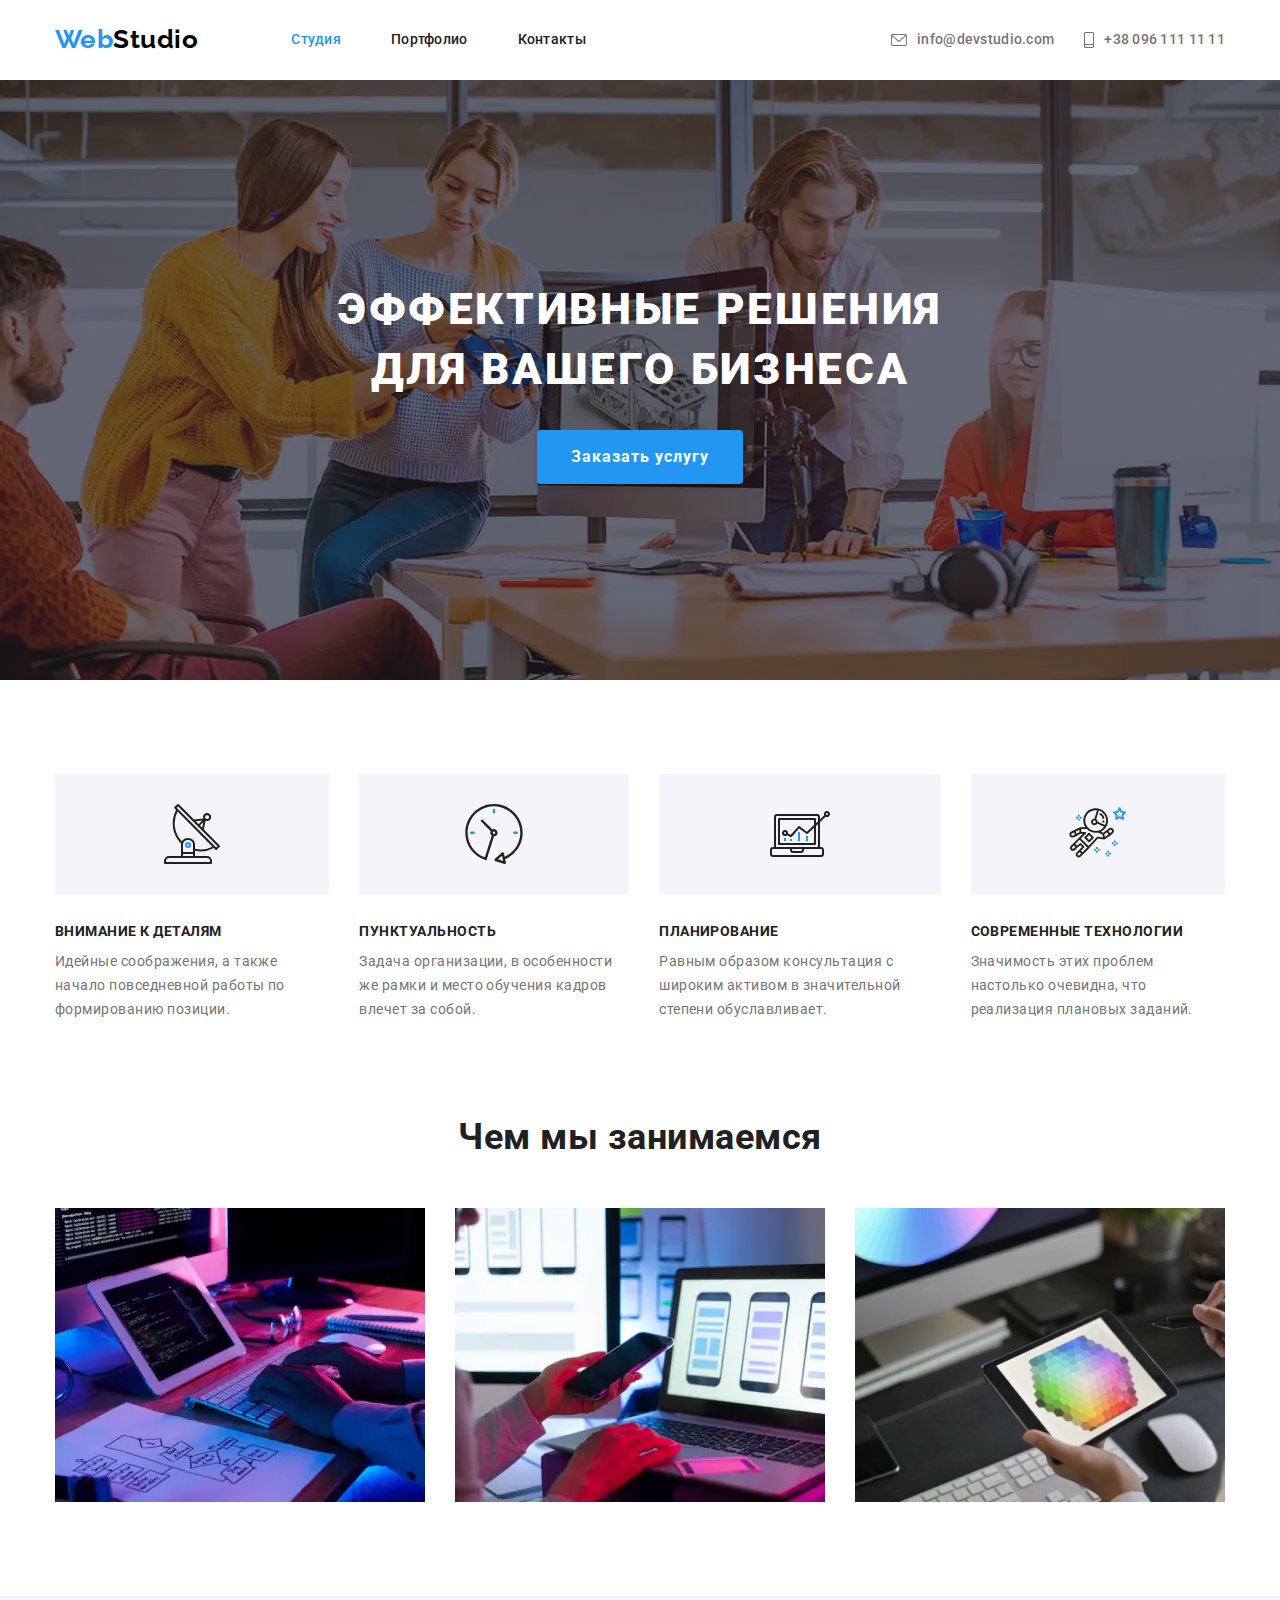
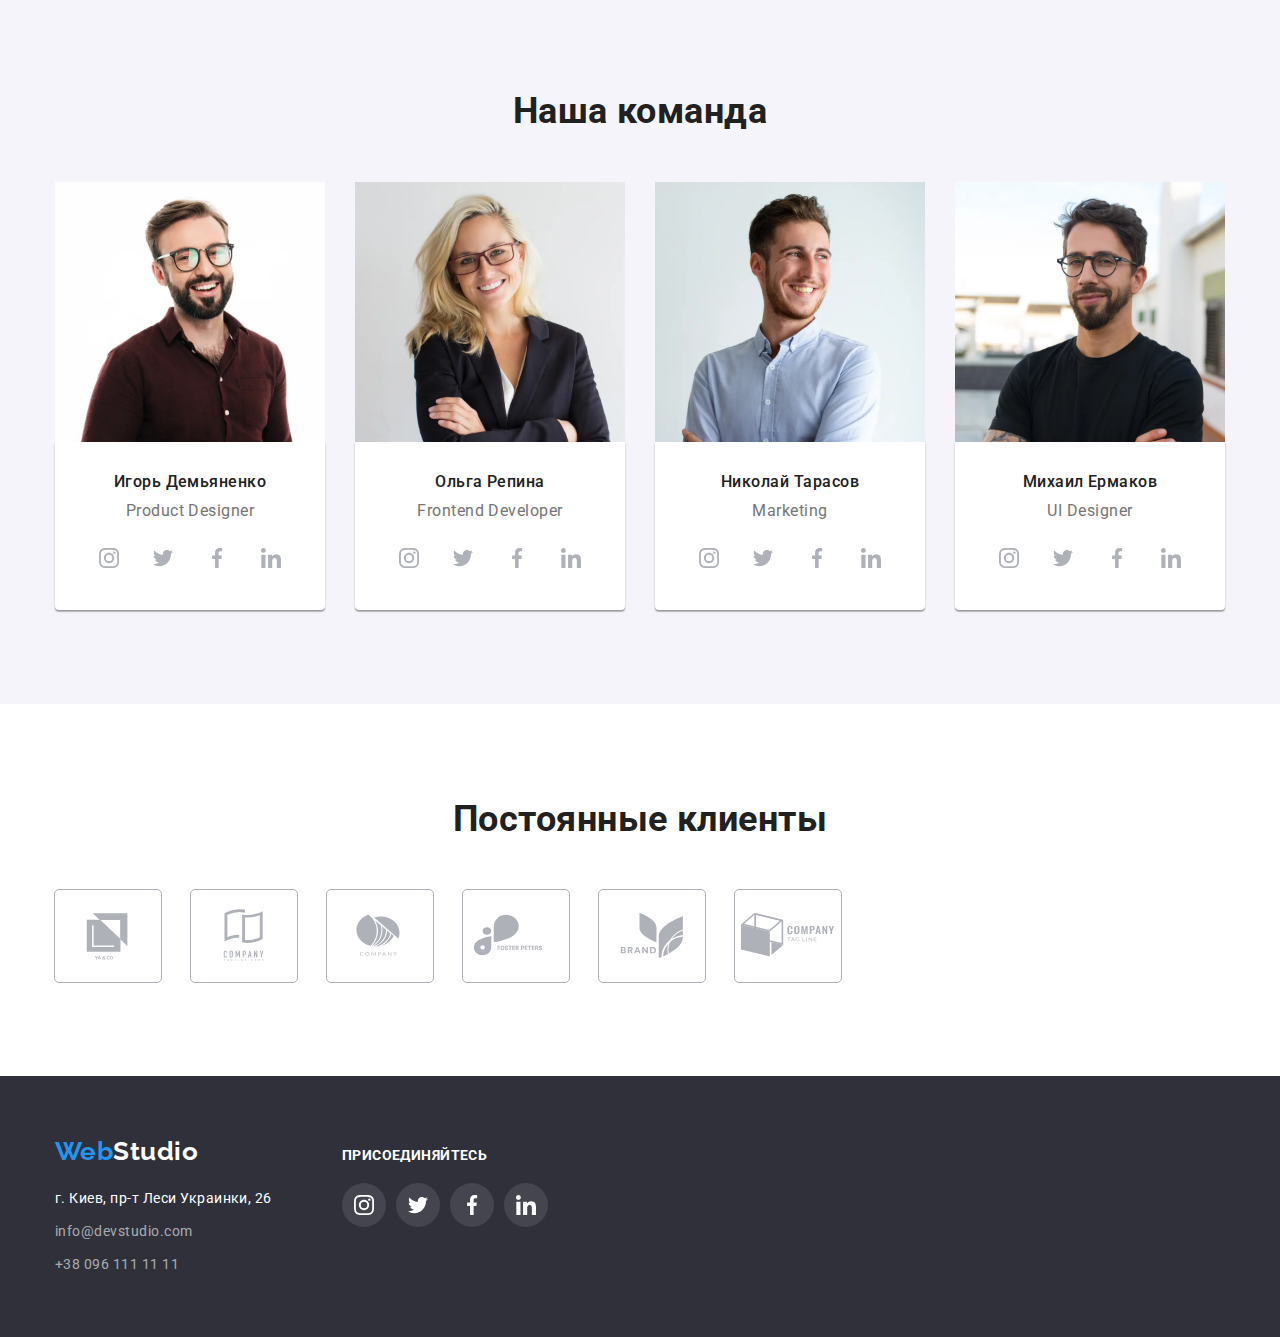
<file: index.html>
<!DOCTYPE html>
<html lang="ru">
  <head>
    <meta charset="UTF-8" />
    <meta http-equiv="X-UA-Compatible" content="IE=edge" />
    <meta name="viewport" content="width=device-width, initial-scale=1.0" />
    <title>Document</title>
    <link
      href="https://fonts.googleapis.com/css2?family=Raleway:wght@700&family=Roboto:wght@400;500;700;900&display=swap"
      rel="stylesheet"
    />
    <link
      rel="stylesheet"
      href="https://cdnjs.cloudflare.com/ajax/libs/modern-normalize/1.1.0/modern-normalize.min.css"
    />
    <link rel="stylesheet" href="./css/styles.css" />
  </head>
  <body class="body">
    <!--Верхняя линия-->
    <header>
      <div class="container main-nav">
        <nav class="nav">
          <a class="logo" href=""><span class="accent">Web</span>Studio</a>
          <ul class="nav-list">
            <li class="nav-list-item">
              <a class="nav-link-active" href="./index.html">Студия</a>
            </li>
            <li class="nav-list-item">
              <a class="nav-link" href="./portfolio.html">Портфолио</a>
            </li>
            <li class="nav-list-item">
              <a class="nav-link" href="">Контакты</a>
            </li>
          </ul>
        </nav>
        <ul class="contact-list">
          <li class="contact-item">
            <a href="" class="contact-link link"><svg class="contact-icon" width="16" height="12">
              <use href="./images/icons.svg#envelope"></use>
            </svg>info@devstudio.com</a>
          </li>
          <li class="contact-item">
            <a href="" class="contact-link link"><svg class="contact-icon" width="10" height="16">
              <use href="./images/icons.svg#smartphone"></use>
            </svg>+38 096 111 11 11</a>
          </li>
        </ul>
      </div>
    </header>
    <main>
      <!--Шапка-->
      <div class="hero">
        <section class="hero section">
          <div class="container hero">
            <h1 class="hero-title">
              Эффективные решения <br />
              для вашего бизнеса
            </h1>
            <button type="button" class="button-primary">
              Заказать услугу
            </button>
          </div>
        </section>
      </div>
      <!--Особенности-->
      <section class="section-feature">
        <div class="container">
          <h2 hidden class="visually-hidden">Особенности</h2>
          </ul>
          <ul class="feature-list">
            <li class="feature-list-item">
              <div class="feature-icon">
                <svg class="icon-antenna" width="106" height="60">
                <use href="./images/icons.svg#antenna"></use>
                </svg>
              </div>
              <h3 class="title">Внимание к деталям</h3>
              <p class="text">
                Идейные соображения, а также начало повседневной работы по
                формированию позиции.
              </p>
            </li>
            <li class="feature-list-item">
              <div class="feature-icon">
                <svg class="icon-clock" width="106" height="60">
                <use href="./images/icons.svg#clock"></use>
                </svg>
              </div>
              <h3 class="title">Пунктуальность</h3>
              <p class="text">
                Задача организации, в особенности же рамки и место обучения
                кадров влечет за собой.
              </p>
            </li>
            <li class="feature-list-item">
              <div class="feature-icon">
              <svg class="icon-diagram" width="106" height="60">
                <use href="./images/icons.svg#diagram"></use>
              </svg>
            </div>
              <h3 class="title">Планирование</h3>
              <p class="text">
                Равным образом консультация с широким активом в значительной
                степени обуславливает.
              </p>
            </li>
            <li class="feature-list-item">
              <div class="feature-icon">
                <svg class="icon-astronaut" width="106" height="60">
                <use href="./images/icons.svg#astronaut"></use>
                </svg>
              </div>
              <h3 class="title">Современные технологии</h3>
              <p class="text">
                Значимость этих проблем настолько очевидна, что реализация
                плановых заданий.
              </p>
            </li>
          </ul>
        </div>
      </section>
      <!--Чем мы занимаемся-->
      <section class="section-doing">
        <div class="container">
          <h2 class="section-title">Чем мы занимаемся</h2>
          <ul class="list">
            <li class="list">
              <img
                class="image"
                src="./images/tabletandkeyboard.webp"
                alt="планшет и клавиатура"
                width="370"
                height="294"
              />
            </li>
            <li class="list">
              <img
                class="image"
                src="./images/notebook.webp"
                alt="ноутбук"
                width="370"
                height="294"
              />
            </li>
            <li class="list">
              <img
                class="image"
                src="./images/tablet.webp"
                alt="планшет"
                width="370"
                height="294"
              />
            </li>
          </ul>
        </div>
      </section>
      <!--Наша команда-->
      <section class="section-team">
        <div class="container">
          <h2 class="section-title">Наша команда</h2>
          <ul class="team-list">
            <li class="card">
              <img
                class="card-image"
                src="./images/productdesigner.webp"
                alt="фото Продакт дизайнера"
                width="270"
                height="260"
              />
              <div class="team-card-description">
                <h3 class="title">Игорь Демьяненко</h3>
                <p class="card-name" lang="en">Product Designer</p>
                <ul class="socials-list">
                  <li class="socials-item">
                    <a 
                    class="socials-link link"
                    target="_blank"
                    href=""
                    rel="noopener norefferer"
                    aria-label="instagram"
                    >
                    <svg class="socials-icon" width="20" height="20">
                      <use href="./images/icons.svg#instagram"></use>
                    </svg>
                  </a>
                  </li>
                  <li class="socials-item">
                    <a 
                    class="socials-link link"
                    href=""
                    rel="noopener norefferer"
                    aria-label="instagram"
                    >
                    <svg class="socials-icon" width="20px" height="20px">
                      <use href="./images/icons.svg#twitter"></use>
                    </svg>
                  </a>
                </li>
                <li class="socials-item">
                  <a 
                  class="socials-link link"
                  href=""
                  rel="noopener norefferer"
                  aria-label="instagram"
                  >
                  <svg class="socials-icon" width="20px" height="20px">
                    <use href="./images/icons.svg#facebook"></use>
                  </svg>
                </a>
              </li>
              <li class="socials-item">
                <a 
                class="socials-link link"
                href=""
                rel="noopener norefferer"
                aria-label="instagram"
                >
                <svg class="socials-icon" width="20px" height="20px">
                  <use href="./images/icons.svg#linkedin"></use>
                </svg>
              </a>
            </li>
                </ul>
              </div>
            </li>
            <li class="card">
              <img
                class="card-image"
                src="./images/frontenddeveloper.webp"
                alt="фото фронт девелопер"
                width="270"
                height="260"
              />
              <div class="team-card-description">
                <h3 class="title">Ольга Репина</h3>
                <p class="card-name" lang="en">Frontend Developer</p>
                <ul class="socials-list">
                  <li class="socials-item">
                    <a 
                    class="socials-link link"
                    target="_blank"
                    href=""
                    rel="noopener norefferer"
                    aria-label="instagram"
                    >
                    <svg class="socials-icon" width="20" height="20">
                      <use href="./images/icons.svg#instagram"></use>
                    </svg>
                  </a>
                  </li>
                  <li class="socials-item">
                    <a 
                    class="socials-link link"
                    href=""
                    rel="noopener norefferer"
                    aria-label="instagram"
                    >
                    <svg class="socials-icon" width="20px" height="20px">
                      <use href="./images/icons.svg#twitter"></use>
                    </svg>
                  </a>
                </li>
                <li class="socials-item">
                  <a 
                  class="socials-link link"
                  href=""
                  rel="noopener norefferer"
                  aria-label="instagram"
                  >
                  <svg class="socials-icon" width="20px" height="20px">
                    <use href="./images/icons.svg#facebook"></use>
                  </svg>
                </a>
              </li>
              <li class="socials-item">
                <a 
                class="socials-link link"
                href=""
                rel="noopener norefferer"
                aria-label="instagram"
                >
                <svg class="socials-icon" width="20px" height="20px">
                  <use href="./images/icons.svg#linkedin"></use>
                </svg>
              </a>
            </li>
                </ul>
              </div>
            </li>
            <li class="card">
              <img
                class="card-image"
                src="./images/marketing.webp"
                alt="фото маркетинг менеджера"
                width="270"
                height="260"
              />
              <div class="team-card-description">
                <h3 class="title">Николай Тарасов</h3>
                <p class="card-name" lang="en">Marketing</p>
                <ul class="socials-list">
                  <li class="socials-item">
                    <a 
                    class="socials-link link"
                    target="_blank"
                    href=""
                    rel="noopener norefferer"
                    aria-label="instagram"
                    >
                    <svg class="socials-icon" width="20" height="20">
                      <use href="./images/icons.svg#instagram"></use>
                    </svg>
                  </a>
                  </li>
                  <li class="socials-item">
                    <a 
                    class="socials-link link"
                    href=""
                    rel="noopener norefferer"
                    aria-label="instagram"
                    >
                    <svg class="socials-icon" width="20px" height="20px">
                      <use href="./images/icons.svg#twitter"></use>
                    </svg>
                  </a>
                </li>
                <li class="socials-item">
                  <a 
                  class="socials-link link"
                  href=""
                  rel="noopener norefferer"
                  aria-label="instagram"
                  >
                  <svg class="socials-icon" width="20px" height="20px">
                    <use href="./images/icons.svg#facebook"></use>
                  </svg>
                </a>
              </li>
              <li class="socials-item">
                <a 
                class="socials-link link"
                href=""
                rel="noopener norefferer"
                aria-label="instagram"
                >
                <svg class="socials-icon" width="20px" height="20px">
                  <use href="./images/icons.svg#linkedin"></use>
                </svg>
              </a>
            </li>
                </ul>
              </div>
            </li>
            <li class="card">
              <img
                class="card-image"
                src="./images/uidesigner.webp"
                alt="фото юи дизайнера"
                width="270"
                height="260"
              />
              <div class="team-card-description">
                <h3 class="title">Михаил Ермаков</h3>
                <p class="card-name" lang="en">UI Designer</p>
                <ul class="socials-list">
            <li class="socials-item">
              <a 
              class="socials-link link"
              target="_blank"
              href=""
              rel="noopener norefferer"
              aria-label="instagram"
              >
              <svg class="socials-icon" width="20" height="20">
                <use href="./images/icons.svg#instagram"></use>
              </svg>
            </a>
            </li>
            <li class="socials-item">
              <a 
              class="socials-link link"
              href=""
              rel="noopener norefferer"
              aria-label="instagram"
              >
              <svg class="socials-icon" width="20px" height="20px">
                <use href="./images/icons.svg#twitter"></use>
              </svg>
            </a>
          </li>
          <li class="socials-item">
            <a 
            class="socials-link link"
            href=""
            rel="noopener norefferer"
            aria-label="instagram"
            >
            <svg class="socials-icon" width="20px" height="20px">
              <use href="./images/icons.svg#facebook"></use>
            </svg>
          </a>
        </li>
        <li class="socials-item">
          <a 
          class="socials-link link"
          href=""
          rel="noopener norefferer"
          aria-label="instagram"
          >
          <svg class="socials-icon" width="20px" height="20px">
            <use href="./images/icons.svg#linkedin"></use>
          </svg>
        </a>
      </li>
          </ul>
              </div>
            </li>
          </ul>
        </div>
      </section>
      <section class="section-clients">
        <div class="container">
          <h2 class="section-title">Постоянные клиенты</h2>
          <ul class="clients-list">
            <li class="clients-item">
              <a 
              class="clients-link link"
              target="_blank"
              href=""
              rel="noopener norefferer"
              aria-label="instagram">
              <svg class="clients-icon" width="106" height="60">
                <use href="./images/icons.svg#logo-client-1"></use>
              </svg>
              </a>
            </li>
            <li class="clients-item">
              <a 
              class="clients-link link"
              target="_blank"
              href=""
              rel="noopener norefferer"
              aria-label="instagram">
              <svg class="clients-icon" width="106" height="60">
                <use href="./images/icons.svg#logo-client-2"></use>
              </svg>
              </a>
            </li>
            <li class="clients-item">
              <a 
              class="clients-link link"
              target="_blank"
              href=""
              rel="noopener norefferer"
              aria-label="instagram">
              <svg class="clients-icon" width="106" height="60">
                <use href="./images/icons.svg#logo-client-3"></use>
              </svg>
              </a>
            </li>
            <li class="clients-item">
              <a 
              class="clients-link link"
              target="_blank"
              href=""
              rel="noopener norefferer"
              aria-label="instagram">
              <svg class="clients-icon" width="106" height="60">
                <use href="./images/icons.svg#logo-client-4"></use>
              </svg>
              </a>
            </li>
            <li class="clients-item">
              <a 
              class="clients-link link"
              target="_blank"
              href=""
              rel="noopener norefferer"
              aria-label="instagram">
              <svg class="clients-icon" width="106" height="60">
                <use href="./images/icons.svg#logo-client-5"></use>
              </svg>
              </a>
            </li>
            <li class="clients-item">
              <a 
              class="clients-link link"
              target="_blank"
              href=""
              rel="noopener norefferer"
              aria-label="instagram">
              <svg class="clients-icon" width="106" height="60">
                <use href="./images/icons.svg#logo-client-6"></use>
              </svg>
              </a>
            </li>
          </ul>
        </div>
      </section>
    </main>
    <!--Подвал-->
    <footer class="footer">
      <div class="footer-container container">
      <div class="footer-left">
        <a href="" class="logo"
          ><span class="accent">Web</span
          ><span class="logo-footer">Studio</span>
        </a>
        <ul class="footer-contact-list">
          <li class="footer-item">
            <p class="footer-text">г. Киев, пр-т Леси Украинки, 26</p>
          </li>
          <li class="footer-item">
            <a href="" class="footer-link">info@devstudio.com</a>
          </li>
          <li class="footer-item">
            <a href="" class="footer-link">+38 096 111 11 11</a>
          </li>
        </ul>
        </div>
        <div class="footer-right">
          <h3 class="join-text">присоединяйтесь</h3>
          <ul class="footer-socials-list">
            <li class="footer-socials-item">
              <a 
              class="footer-socials-link link"
              target="_blank"
              href=""
              rel="noopener norefferer"
              aria-label="instagram"
              >
              <svg class="footer-socials-icon" width="20" height="20">
                <use href="./images/icons.svg#instagram"></use>
              </svg>
            </a>
            </li>
            <li class="socials-item">
              <a 
              class="footer-socials-link link"
              href=""
              rel="noopener norefferer"
              aria-label="instagram"
              >
              <svg class="footer-socials-icon" width="20px" height="20px">
                <use href="./images/icons.svg#twitter"></use>
              </svg>
            </a>
          </li>
          <li class="socials-item">
            <a 
            class="footer-socials-link link"
            href=""
            rel="noopener norefferer"
            aria-label="instagram"
            >
            <svg class="footer-socials-icon" width="20px" height="20px">
              <use href="./images/icons.svg#facebook"></use>
            </svg>
          </a>
        </li>
        <li class="socials-item">
          <a 
          class="footer-socials-link link"
          href=""
          rel="noopener norefferer"
          aria-label="instagram"
          >
          <svg class="footer-socials-icon" width="20px" height="20px">
            <use href="./images/icons.svg#linkedin"></use>
          </svg>
        </a>
      </li>
          </ul>
        </div>
      </div>
    </footer>
  </body>
</html>
</file>
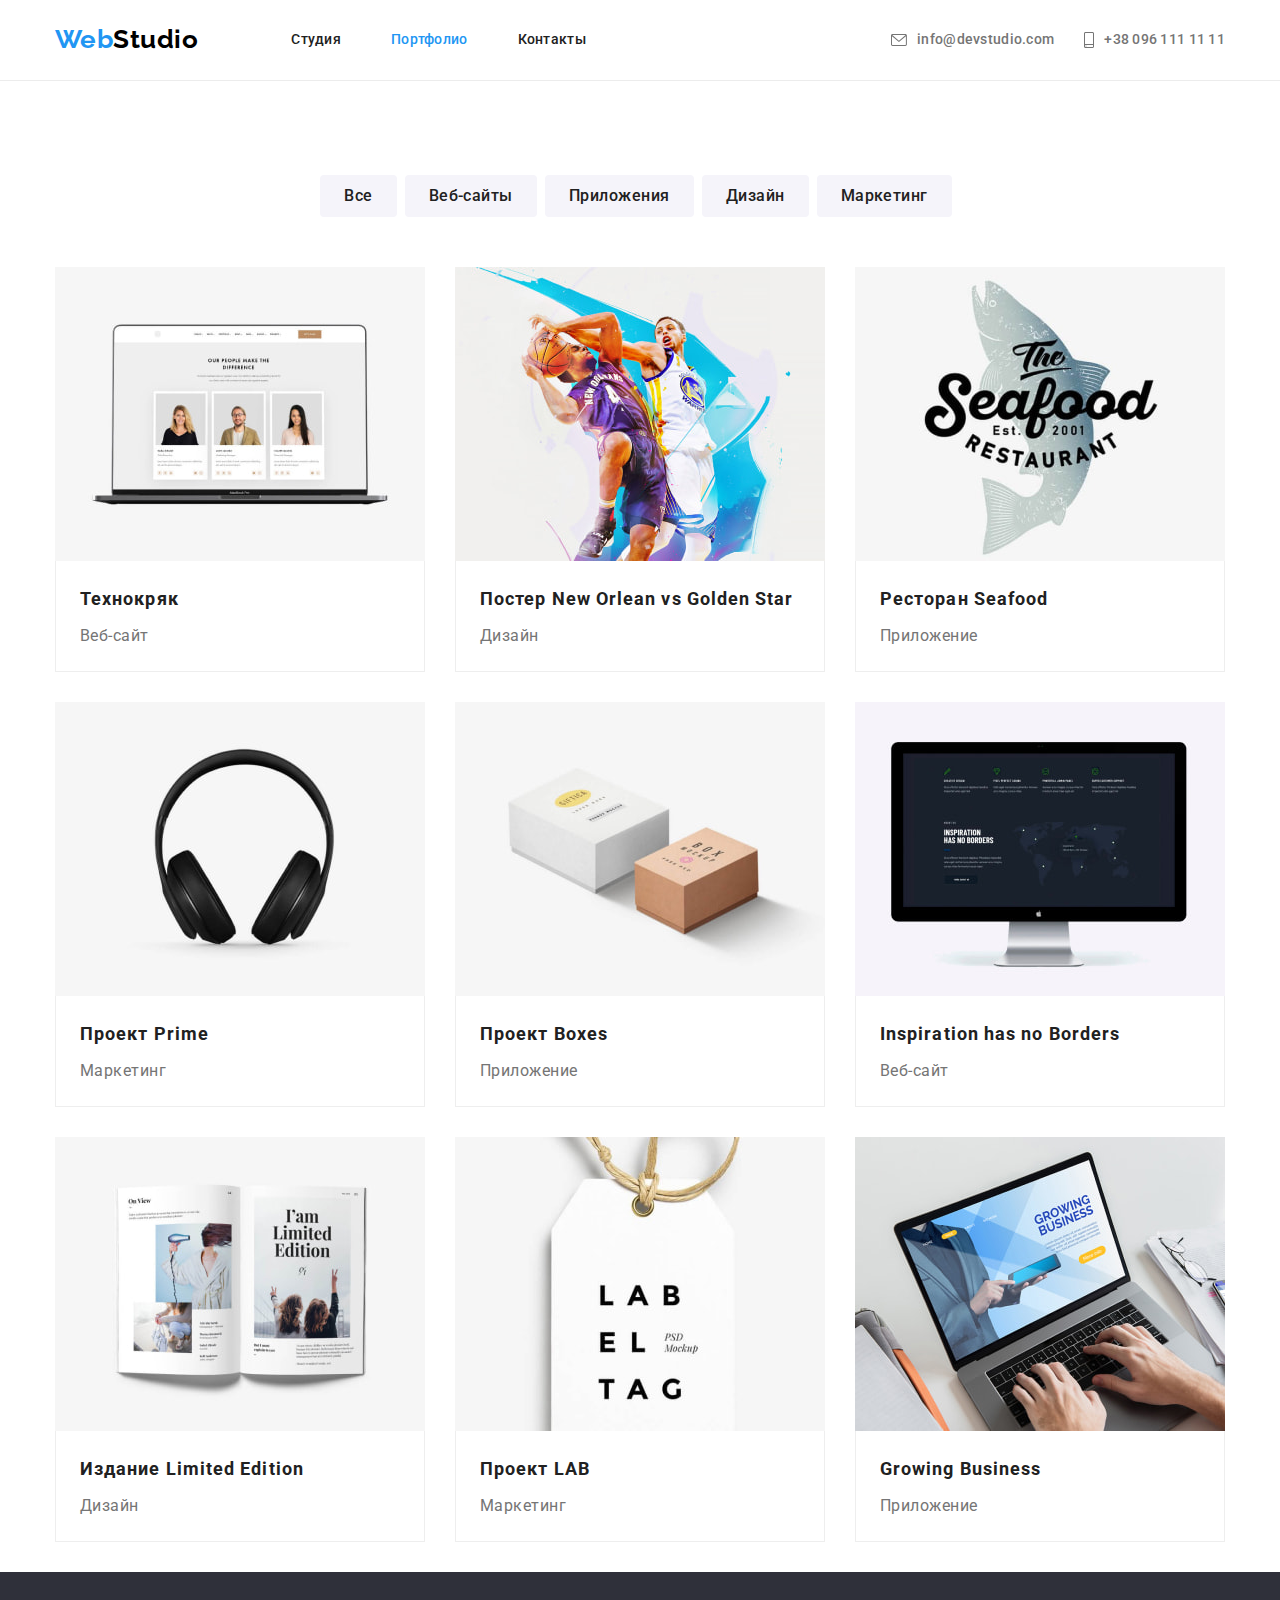
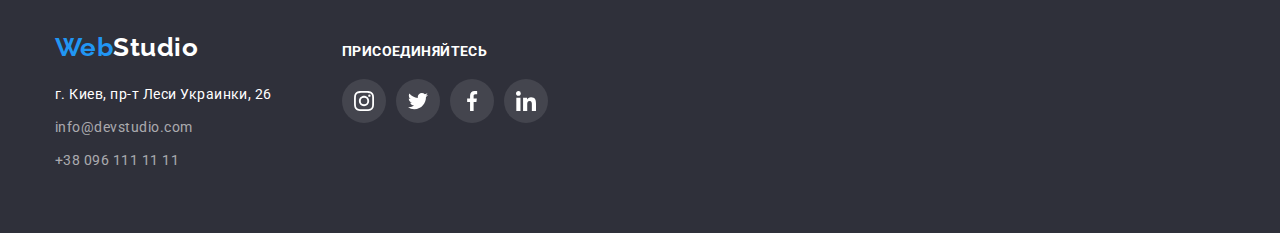
<file: portfolio.html>
<!DOCTYPE html>
<html lang="ru">
  <head>
    <meta charset="UTF-8" />
    <meta http-equiv="X-UA-Compatible" content="IE=edge" />
    <meta name="viewport" content="width=device-width, initial-scale=1.0" />
    <title>Document</title>
    <!--Fonts start-->
    <link
      href="https://fonts.googleapis.com/css2?family=Raleway:wght@700&family=Roboto:wght@400;500;700;900&display=swap"
      rel="stylesheet"
    />
    <!--Fonts end-->
    <link
      rel="stylesheet"
      href="https://cdnjs.cloudflare.com/ajax/libs/modern-normalize/1.1.0/modern-normalize.min.css"
    />
    <link rel="stylesheet" href="./css/styles.css" />
  </head>
  <body class="body">
    <!--Верхняя линия-->
    <header class="header">
      <div class="container main-nav">
        <nav class="nav">
          <a class="logo" href=""><span class="accent">Web</span>Studio</a>
          <ul class="nav-list">
            <li class="nav-list-item">
              <a class="nav-link" href="./index.html">Студия</a>
            </li>
            <li class="nav-list-item">
              <a class="nav-link-active" href="./portfolio.html">Портфолио</a>
            </li>
            <li class="nav-list-item">
              <a class="nav-link" href="">Контакты</a>
            </li>
          </ul>
        </nav>
        <ul class="contact-list">
          <li class="contact-item">
            <a href="" class="contact-link link"><svg class="contact-icon" width="16" height="12">
              <use href="./images/icons.svg#envelope"></use>
            </svg>info@devstudio.com</a>
          </li>
          <li class="contact-item">
            <a href="" class="contact-link link"><svg class="contact-icon" width="10" height="16">
              <use href="./images/icons.svg#smartphone"></use>
            </svg>+38 096 111 11 11</a>
          </li>
        </ul>
      </div>
    </header>
    <main>
      <!--Фильтры-->
      <section class="section portfolio">
        <div class="container button">
          <h1 hidden>Наши работы</h1>
          <ul class="button-list">
            <li class="button-item">
              <button type="button" class="button">Все</button>
            </li>
            <li class="button-item">
              <button type="button" class="button">Веб-сайты</button>
            </li>
            <li class="button-item">
              <button type="button" class="button">Приложения</button>
            </li>
            <li class="button-item">
              <button type="button" class="button">Дизайн</button>
            </li>
            <li class="button-item">
              <button type="button" class="button">Маркетинг</button>
            </li>
          </ul>
        </div>
        <!--Портфолио-->
        <div class="container portfolio">
          <ul class="portfolio-list">
            <li class="portfolio-item">
              <a class="portfolio-link">
                <img
                  class="portfolio-img"
                  src="./images/portfolio/peopleteam.jpg"
                  alt="фото команды веб-сайта"
                  width="370"
                  height="294"
                />
                <div class="portfolio-border">
                  <h2 class="title">Технокряк</h2>
                  <p class="card-description">Веб-сайт</p>
                </div>
              </a>
            </li>
            <li class="portfolio-item">
              <a class="portfolio-link">
                <img
                  class="portfolio-img"
                  src="./images/portfolio/neworleanvsgoldenstar.jpg"
                  alt="пример дизайна постера"
                  width="370"
                  height="294"
                />
                <div class="portfolio-border">
                  <h2 lang="en" class="title">
                    Постер New Orlean vs Golden Star
                  </h2>
                  <p class="card-description">Дизайн</p>
                </div>
              </a>
            </li>
            <li class="portfolio-item">
              <a class="portfolio-link">
                <img
                  class="portfolio-img"
                  src="./images/portfolio/restaurantseafood.jpg"
                  alt="лого ресторана"
                  width="370"
                  height="294"
                />
                <div class="portfolio-border">
                  <h2 lang="en" class="title">Ресторан Seafood</h2>
                  <p class="card-description">Приложение</p>
                </div>
              </a>
            </li>
            <li class="portfolio-item">
              <a class="portfolio-link">
                <img
                  class="portfolio-img"
                  src="./images/portfolio/projectprime.jpg"
                  alt="проект прайм"
                  width="370"
                  height="294"
                />
                <div class="portfolio-border">
                  <h2 lang="en" class="title">Проект Prime</h2>
                  <p class="card-description">Маркетинг</p>
                </div>
              </a>
            </li>
            <li class="portfolio-item">
              <a class="portfolio-link">
                <img
                  class="portfolio-img"
                  src="./images/portfolio/projectboxes.jpg"
                  alt="фото коробок проекта"
                  width="370"
                  height="294"
                />
                <div class="portfolio-border">
                  <h2 lang="en" class="title">Проект Boxes</h2>
                  <p class="card-description">Приложение</p>
                </div>
              </a>
            </li>
            <li class="portfolio-item">
              <a class="portfolio-link">
                <img
                  class="portfolio-img"
                  src="./images/portfolio/inspirationhasnoborders.jpg"
                  alt="фото монитора"
                  width="370"
                  height="294"
                />
                <div class="portfolio-border">
                  <h2 lang="en" class="title">Inspiration has no Borders</h2>
                  <p class="card-description">Веб-сайт</p>
                </div>
              </a>
            </li>
            <li class="portfolio-item">
              <a class="portfolio-link">
                <img
                  class="portfolio-img"
                  src="./images/portfolio/limitededition.jpg"
                  alt="фото журнала"
                  width="370"
                  height="294"
                />
                <div class="portfolio-border">
                  <h2 lang="en" class="title">Издание Limited Edition</h2>
                  <p class="card-description">Дизайн</p>
                </div>
              </a>
            </li>
            <li class="portfolio-item">
              <a class="portfolio-link">
                <img
                  class="portfolio-img"
                  src="./images/portfolio/labeltag.jpg"
                  alt="фото бирки"
                  width="370"
                  height="294"
                />
                <div class="portfolio-border">
                  <h2 lang="en" class="title">Проект LAB</h2>
                  <p class="card-description">Маркетинг</p>
                </div>
              </a>
            </li>
            <li class="portfolio-item">
              <a class="portfolio-link">
                <img
                  class="portfolio-img"
                  src="./images/portfolio/laptopgrowingbusiness.jpg"
                  alt="peopleteam"
                  width="370"
                  height="294"
                />
                <div class="portfolio-border">
                  <h2 lang="en" class="title">Growing Business</h2>
                  <p class="card-description">Приложение</p>
                </div>
              </a>
            </li>
          </ul>
        </div>
      </section>
    </main>
        <!--Подвал-->
        <footer class="footer">
          <div class="footer-container container">
          <div class="footer-left">
            <a href="" class="logo"
              ><span class="accent">Web</span
              ><span class="logo-footer">Studio</span>
            </a>
            <ul class="footer-contact-list">
              <li class="footer-item">
                <p class="footer-text">г. Киев, пр-т Леси Украинки, 26</p>
              </li>
              <li class="footer-item">
                <a href="" class="footer-link">info@devstudio.com</a>
              </li>
              <li class="footer-item">
                <a href="" class="footer-link">+38 096 111 11 11</a>
              </li>
            </ul>
            </div>
            <div class="footer-right">
              <h3 class="join-text">присоединяйтесь</h3>
              <ul class="footer-socials-list">
                <li class="footer-socials-item">
                  <a 
                  class="footer-socials-link link"
                  target="_blank"
                  href=""
                  rel="noopener norefferer"
                  aria-label="instagram"
                  >
                  <svg class="footer-socials-icon" width="20" height="20">
                    <use href="./images/icons.svg#instagram"></use>
                  </svg>
                </a>
                </li>
                <li class="socials-item">
                  <a 
                  class="footer-socials-link link"
                  href=""
                  rel="noopener norefferer"
                  aria-label="instagram"
                  >
                  <svg class="footer-socials-icon" width="20px" height="20px">
                    <use href="./images/icons.svg#twitter"></use>
                  </svg>
                </a>
              </li>
              <li class="socials-item">
                <a 
                class="footer-socials-link link"
                href=""
                rel="noopener norefferer"
                aria-label="instagram"
                >
                <svg class="footer-socials-icon" width="20px" height="20px">
                  <use href="./images/icons.svg#facebook"></use>
                </svg>
              </a>
            </li>
            <li class="socials-item">
              <a 
              class="footer-socials-link link"
              href=""
              rel="noopener norefferer"
              aria-label="instagram"
              >
              <svg class="footer-socials-icon" width="20px" height="20px">
                <use href="./images/icons.svg#linkedin"></use>
              </svg>
            </a>
          </li>
              </ul>
            </div>
          </div>
        </footer>
  </body>
</html>
</file>
<file: css/styles.css>
/*голубой текст акцент, фон активный элемент  2196f3
  черный тескт Лого 000000
  навигации, фильтры цвет текста черный, заголовки картинок 212121
  контакты цвет серый, подписи картинок 757575
  белый цвет текста основной FFFFFF 100%
  белый цвет текста контакты FFFFFF 60%
  фон подвал, фон герой - 2F303A
  фон неактивные фильтры - F5F4FA
  Лого шрифт Raleway 700
  Roboto- 400, 500, 700, 900
  фон футтер, фон герой 2F303A
  фон наша команда F5F4FA
  фон белый FFFFFF
  фон белый E5E5E5
  убрать точки в списке глобально
  ul {
  list-style: none;
}заголовки секций шрифт цвет - 212121
  */

:root {
  --title-text-color: #212121;
  --accent-color: #2196f3;
  --primary-white-color: #ffffff;
  --primary-text-color: #757575;
  --logo-text-color: #000000;
  --secondary-bg-color: #2f303a;
  --button-accent-color: #188ce8;
  --third-bg-color: #f5f4fa;
  --botom-header-br-color: #ececec;
  --primary-icon-color: #AFB1B8;
}

body {
  background-color: #ffffff;
  color: var(--primary-text-color);
  font-family: Roboto, monospace;
  letter-spacing: 0.03em;
}
/* Container index*/
.container {
  width: 1200px;
  padding-right: 15px;
  padding-left: 15px;
  margin-left: auto;
  margin-right: auto;
}
/* Section padding*/
.section {
  padding-top: 94px;
  margin: 0px;
}
/* List without dots design*/
ul {
  list-style: none;
  margin: 0;
  padding: 0;
  padding-inline-start: 0px;
}
a {
  text-decoration: none;
}
img {
  display: block;
}
h1,
h2,
h3 {
  margin: 0px;
}
p {
  margin: 0px;
}
/*WebStudio Logo header*/
.logo {
  display: block;
  padding-top: 24px;
  padding-bottom: 25px;
  margin-right: 93px;

  font-family: Raleway, sans-serif;
  color: var(--logo-text-color);
  font-weight: 700;
  font-size: 26px;
  line-height: 1.19;
}
.accent {
  font-family: Raleway, sans-serif;
  color: var(--accent-color);
  font-weight: 700;
  font-size: 26px;
  line-height: 1.19;
}
/*nav*/
.header {
  border-bottom: 1px solid var(--botom-header-br-color);
}
.main-nav {
  width: 1200px;
  padding-right: 15px;
  padding-left: 15px;
  display: flex;
  align-items: center;
  margin-left: auto;
  margin-right: auto;
}
.nav {
  display: flex;
}
.nav-list {
  display: flex;
}
.nav-list-item:not(:last-child) {
  margin-right: 50px;
}
.nav-link {
  display: block;
  padding-top: 32px;
  padding-bottom: 32px;

  color: var(--title-text-color);
  font-weight: 500;
  font-size: 14px;
  line-height: 1.14;
  letter-spacing: 0.02em;
}
.nav-link:hover,
.nav-link:focus {
  color: var(--accent-color);
}
.nav-link-active {
  display: block;
  padding-top: 32px;
  padding-bottom: 32px;

  color: var(--accent-color);
  font-weight: 500;
  font-size: 14px;
  line-height: 1.14;
  letter-spacing: 0.02em;
}
/*contact information font color*/
.contact-list {
  display: flex;
  margin-left: auto;
  gap: 30px;
}
.contact-list .item + .item {
  margin-left: 50px;
  align-items: center;
}
.contact-link {
  display: flex;
  color: var(--primary-text-color);
  font-weight: 500;
  font-size: 14px;
  line-height: 1.14;
  letter-spacing: 0.02em;
  align-items: center;
}
.contact-list .link:hover,
.contact-list .link:focus {
  color: var(--accent-color);
  border-color: var(--accent-color);
}
.contact-icon {
  display: flex;
  margin-right: 10px;
  fill: currentColor;
}
/*h2 section font color*/
.section-title {
  margin-top: 0px;
  margin-bottom: 50px;
  color: var(--title-text-color);
  font-weight: 700;
  font-size: 36px;
  line-height: 1.17;
  text-align: center;
}

.hero {
  text-align: center;
}
/*Hero*/
.hero section {
  align-content: center;
  padding-top: 200px;
  padding-bottom: 200px;
  background-color: var(--secondary-bg-color);
  background-image: linear-gradient(
      to right,
      rgba(47, 48, 58, 0.4),
      rgba(47, 48, 58, 0.4)
    ),
    url(../images/css/office\ meeting.webp);
  background-repeat: no-repeat;
  background-size: cover;
  height: 600px;
  max-width: 1600px;
  background-position: center;
  margin-right: auto;
  margin-left: auto;
}
.hero-title {
  margin-top: 0px;
  margin-bottom: 30px;
  color: var(--primary-white-color);
  font-weight: 900;
  font-size: 44px;
  line-height: 1.36;
  letter-spacing: 0.06em;
  text-transform: uppercase;
}
.button-primary {
  display: inline-block;
  padding: 10px 32px;
  box-shadow: 0px 4px 4px rgba(0, 0, 0, 0.15);
  font-family: inherit;
  color: var(--primary-white-color);
  background: var(--accent-color);
  border-color: transparent;
  font-weight: 700;
  font-size: 16px;
  line-height: 1.88;
  letter-spacing: 0.06em;
  border-radius: 4px;
  cursor: pointer;
}
.button-primary:focus,
.button-primary:hover {
  background: var(--button-accent-color);
}
/*Особенности*/
.section-feature {
  padding-top: 94px;
  padding-bottom: 94px;
}
.visually-hidden {
  position: absolute;
  width: 1px;
  height: 1px;
  margin: -1px;
  border: 0;
  padding: 0;

  white-space: nowrap;
  clip-path: inset(100%);
  clip: rect(0 0 0 0);
  overflow: hidden;
}
.feature-list {
  display: flex;
  /*flex-wrap: wrap;*/
  margin-left: 0;
  margin-right: 0;
  align-items: center;
  padding-right: 0px;
  padding-left: 0px;
  gap: 30px;
}
.feature-list-item {
  margin-bottom: 0px;
}
.feature-icon {
  display: flex;
  height: 120px;
  align-items: center;
  justify-content: center;
  background-color: #f5f4fa;
 }
/*.feature-list-item::before {
  display: block;
  content: "";
  height: 120px;
  background-color: #f5f4fa;
  background-position: center;
  background-repeat: no-repeat;
  margin-right: 0px;
}*/
/*.icon-antenna::before {
  background-image: url("../images/css/antenna\ 1.svg");
}
.icon-clock::before {
  background-image: url("../images/css/clock\ 1.svg");
}
.icon-diagram::before {
  background-image: url("../images/css/diagram\ 1.svg");
}
.icon-astronaut::before {
  background-image: url("../images/css/astronaut\ 1.svg");
}*/
.feature-list-item .title {
  margin-top: 30px;
  margin-bottom: 10px;
  color: var(--title-text-color);
  font-weight: 700;
  font-size: 14px;
  line-height: 1.14;
  text-transform: uppercase;
}
.feature-list-item .text {
  margin-top: 0px;
  margin-bottom: 0px;
  font-size: 14px;
  line-height: 1.71;
}
/*Чем мы занимаемся*/
.section-doing {
  padding-bottom: 94px;
}
.list {
  display: flex;
  margin-right: 30px;
}
.list:last-child {
  margin-right: 0px;
}
/*Наша команда*/
.section-team {
  padding-top: 94px;
  padding-bottom: 94px;
  background: var(--third-bg-color);
}
.team-list {
  display: flex;
}
.card {
  margin-right: 30px;
}
.card:last-child {
  margin-right: 0px;
}
.team-card-description {
  padding-top: 30px;
  padding-bottom: 30px;
  background-color: #ffffff;
  box-shadow: 0px 1px 3px rgba(0, 0, 0, 0.12), 0px 1px 1px rgba(0, 0, 0, 0.14),
    0px 2px 1px rgba(0, 0, 0, 0.2);
  border-radius: 0px 0px 4px 4px;
}
.team-list .title {
  padding-bottom: 10px;
  color: var(--title-text-color);
  font-weight: 500;
  font-size: 16px;
  line-height: 1.19;
  text-align: center;
}
.team-list .card-name {
  font-size: 16px;
  line-height: 1.19;
  text-align: center;
}
.team-list.card-name:last-child.card-description:last-child {
  margin-right: 0px;
}
/*Socials link*/
.socials-list {
  display: flex;
  gap: 10px;
  align-items: center;
  justify-content: center;
  margin-top: 16px;
}
.socials-link {
  display: flex;
  align-items: center;
  justify-content: center;
  /*outline: 1px solid #000000;*/
  background-color: var(--primary-white-color);
  color: var(--primary-icon-color);
  width: 44px;
  height: 44px;
  border-radius: 50%;
}
.socials-icon {
  fill: currentColor;
}
.socials-link:hover,
.socials-link:focus {
   background-color: var(--button-accent-color);
   color: var(--primary-white-color);
}
/*Спосіб перший зміна кольору іконки при ховері*/
/*.socials-link:hover {
  background-color: var(--accent-color);
}
.socials-link:hover .socials-icon {
  fill: var(--primary-white-color);
}/*
/*Клієнти*/
.section-clients {
  padding-bottom: 94px;
  padding-top: 94px;
}
.clients-list {
  display: flex;
  gap: 30px;
}
.clients-item {
  flex-basis: calc((100%-150px)/6);
}
.clients-link {
  display: flex;
  align-items: center;
  justify-content: center;
  outline: 1px solid #AFB1B8;
  background-color: var(--primary-white-color);
  color: var(--primary-icon-color);
  height: 92px;
  border-radius: 4px;
}
.clients-icon {
  fill: currentColor;
}
.clients-link:hover,
.clients-link:focus {
  color: var(--button-accent-color);
  outline-color: var(--button-accent-color);
}
.clients-icon:hover,
.clients-icon:focus {
  fill: var(--accent-color);
}
/*Подвал*/
.footer {
  padding-top: 60px;
  padding-bottom: 60px;
  background-color: var(--secondary-bg-color);
}
.footer-container {
  display: flex;
  align-items: baseline;
}
.footer-left {
  display: flex;
  flex-direction: column;
  }
.footer-contact-list {
  display: flex;
  flex-direction: column;
  gap: 9px;
}
.footer-text {
  /*margin-bottom: 9px;*/
  color: var(--primary-white-color);
  font-weight: 400;
  font-size: 14px;
  line-height: 1.71;
}
/*WebStudio Logo footer*/
.footer .logo {
  display: block;
  padding-top: 0px;
  padding-bottom: 20px;
  margin: 0px;
  font-family: Raleway, sans-serif;
  color: var(--primary-white-color);
  font-weight: 700;
  font-size: 26px;
  line-height: 1.19;
}
/*contacts footer*/
.footer-link {
  display: block;
  /*margin-bottom: 9px;*/
  font-size: 14px;
  line-height: 1.71;
  color: rgba(255, 255, 255, 0.6);
}
.footer-link:hover,
.footer-link:focus {
  color: var(--accent-color);
}
/*Footer Socials links*/
.footer-right {
/*display: flex;
flex-direction: column;*/
margin-left: 70px;
}
.join-text {
margin-bottom: 20px;
font-family: 'Roboto';
font-style: normal;
font-weight: 700;
font-size: 14px;
line-height: 16px;
letter-spacing: 0.03em;
text-transform: uppercase;
color: #FFFFFF;
}
.footer-socials-list {
display: flex;
gap: 10px;
align-items: center;
justify-content: center;
}
.footer-socials-link {
  display: flex;
  align-items: center;
  justify-content: center;
  /*outline: 1px solid #ffffff;*/
  background-color: rgba(255, 255, 255, 0.1);
  color: var(--primary-text-color);
  width: 44px;
  height: 44px;
  border-radius: 50%;
}
.footer-socials-icon {
  fill:  #ffffff;
}
.footer-socials-link:hover,
.footer-socials-link:focus {
  color: var(--primary-white-color);
  background-color: var(--accent-color);
}
.logo-footer {
  display: inline;
}
/*Фильтры Портфолио Наши работы*/
.button-list {
  display: flex;
  justify-content: center;
  margin-bottom: 50px;
}
.button-list .button {
  border-color: transparent;
  padding: 6px 22px;
  font-weight: 700;
  color: var(--title-text-color);
  background-color: var(--third-bg-color);
  font-family: inherit;
  font-weight: 500;
  font-size: 16px;
  line-height: 1.62;
  letter-spacing: 0.03em;
  border-radius: 4px;
  cursor: pointer;
}
.button-list .button:hover,
.button-list .button:focus {
  box-shadow: 0px 3px 1px rgba(0, 0, 0, 0.1), 0px 1px 2px rgba(0, 0, 0, 0.08),
    0px 2px 2px rgba(0, 0, 0, 0.12);
  background: var(--button-accent-color);
  color: var(--primary-white-color);
  border-color: transparent;
}
.button-item {
  display: flex;
  margin-right: 8px;
}
.container .portfolio {
  display: flex;
  flex-wrap: wrap;
  width: 1200px;
  padding-right: 15px;
  padding-left: 15px;
  display: flex;
  flex-wrap: wrap;
}
.portfolio-list {
  display: flex;
  flex-wrap: wrap;
}
.portfolio-item:nth-child(3n + 3) {
  margin-right: 0px;
}
.portfolio-item {
  display: flex;
  margin-right: 30px;
  margin-bottom: 30px;
}
.portfolio-border {
  background: var(--primary-white-color);
  border-bottom: 1px solid #eeeeee;
  border-left: 1px solid #eeeeee;
  border-right: 1px solid #eeeeee;
  padding-top: 20px;
  padding-bottom: 20px;
  padding-left: 24px;
  padding-right: 24px;
}
.portfolio .title {
  margin-bottom: 4px;
  margin-top: 0px;
  color: var(--title-text-color);
  font-weight: 700;
  font-size: 18px;
  line-height: 2;
  letter-spacing: 0.06em;
}
.portfolio .card-description {
  margin-bottom: 0px;
  color: var(--primary-text-color);
  font-weight: 400;
  font-size: 16px;
  line-height: 1.88;
}
.portfolio-link {
  display: block;
}
.portfolio-link:hover,
.portfolio-link:focus {
  box-shadow: 0px 1px 1px rgba(0, 0, 0, 0.12), 0px 4px 4px rgba(0, 0, 0, 0.06), 1px 4px 6px rgba(0, 0, 0, 0.16);
}
</file>
